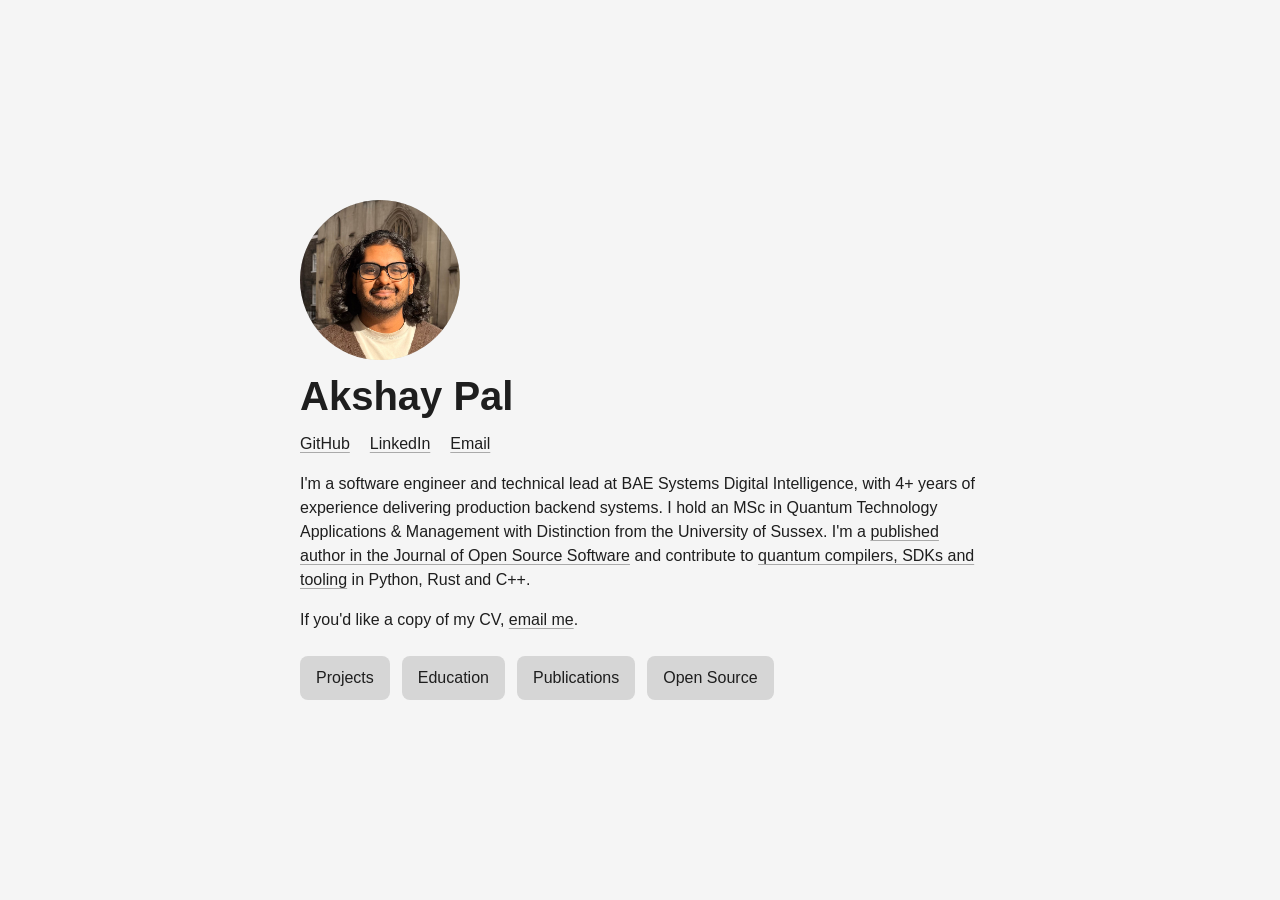
<file: index.html>
<!doctype html>
<html lang="en">

<head>
    <meta charset="utf-8">
    <meta name="viewport" content="width=device-width, initial-scale=1">
    <title>Akshay Pal</title>
    <meta name="description" content="Akshay Pal — software engineer and technical lead, quantum MSc graduate with Distinction, JOSS author and open-source contributor.">
    <link rel="stylesheet" href="styles.css">
    <script src="legacy-navigation.js" defer></script>
</head>

<body>
    <main class="home">
        <header class="home-header">
            <div class="profile-photo">
                <img src="assets/akshay-pal.jpeg" alt="Akshay Pal" width="1536" height="2048">
            </div>
            <h1>Akshay Pal</h1>

            <nav class="profile-links" aria-label="Profile links">
                <a href="https://github.com/akshaysoftware" target="_blank" rel="noopener">GitHub</a>
                <a href="https://www.linkedin.com/in/akshay-pal-4aa102183/" target="_blank" rel="noopener">LinkedIn</a>
                <a href="mailto:akshay.anu@gmail.com">Email</a>
            </nav>

            <p class="cv-note">
                I'm a software engineer and technical lead at BAE Systems Digital Intelligence, with 4+ years
                of experience delivering production backend systems. I hold an MSc in Quantum Technology Applications
                &amp; Management with Distinction from the University of Sussex. I'm a
                <a href="publications.html">published author in the Journal of Open Source Software</a>
                and contribute to <a href="quantum-oss.html">quantum compilers, SDKs and tooling</a>
                in Python, Rust and C++.
            </p>

            <p class="cv-note">
                If you'd like a copy of my CV, <a href="mailto:akshay.anu@gmail.com">email me</a>.
            </p>
        </header>

        <nav class="section-buttons" aria-label="Sections">
            <a href="projects.html">Projects</a>
            <a href="education.html">Education</a>
            <a href="publications.html">Publications</a>
            <a href="quantum-oss.html">Open Source</a>
        </nav>
    </main>
</body>

</html>
</file>
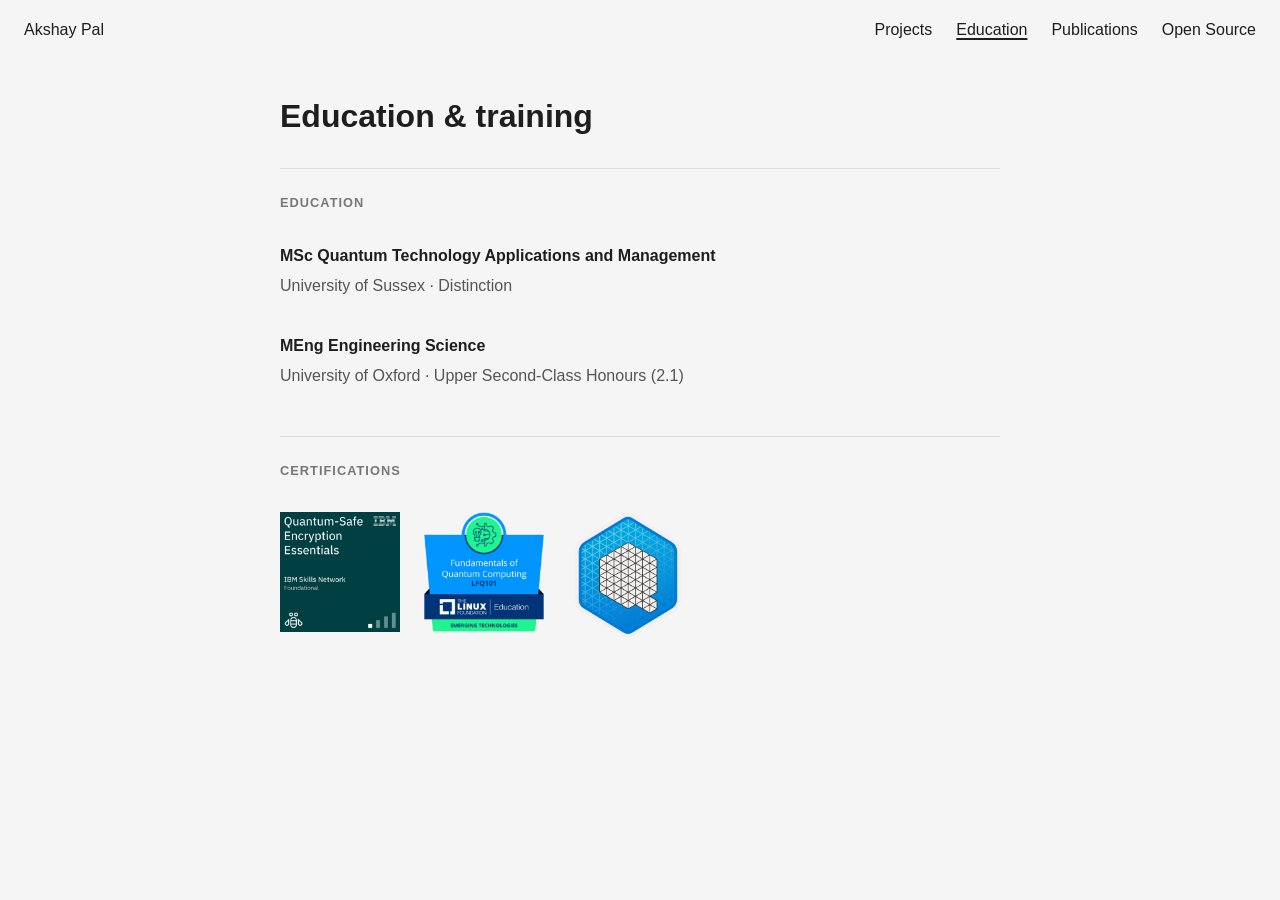
<file: education.html>
<!doctype html>
<html lang="en">

<head>
    <meta charset="utf-8">
    <meta name="viewport" content="width=device-width, initial-scale=1">
    <title>Education &amp; training — Akshay Pal</title>
    <meta name="description" content="Education &amp; training by Akshay Pal.">
    <link rel="stylesheet" href="styles.css">
</head>

<body>
    <header class="site-header">
        <a class="home-link" href="index.html" aria-label="Akshay Pal — home">Akshay Pal</a>

        <nav class="page-nav" aria-label="Sections">
            <a href="projects.html">Projects</a>
            <a href="education.html" aria-current="page">Education</a>
            <a href="publications.html">Publications</a>
            <a href="quantum-oss.html">Open Source</a>
        </nav>
    </header>

    <main>
        <header class="page-header">
            <h1>Education &amp; training</h1>
        </header>

        <section aria-labelledby="education-heading">
            <h2 id="education-heading">Education</h2>

            <article>
                <h3>MSc Quantum Technology Applications and Management</h3>
                <p>University of Sussex &middot; Distinction</p>
            </article>

            <article>
                <h3>MEng Engineering Science</h3>
                <p>University of Oxford &middot; Upper Second-Class Honours (2.1)</p>
            </article>
        </section>

        <section aria-labelledby="certifications-heading">
            <h2 id="certifications-heading">Certifications</h2>

            <ul class="credential-badges" role="list">
                <li>
                    <a href="https://www.credly.com/badges/38c3ec8c-734f-4260-9e45-064e26b77e6d/public_url" target="_blank" rel="noopener">
                        <img src="assets/badges/ibm-quantum-safe.webp" width="384" height="384"
                            alt="Quantum-Safe Encryption Essentials — IBM">
                    </a>
                </li>
                <li>
                    <a href="https://www.credly.com/badges/ec0a1e84-a243-4007-a065-0dcb7dc62eb7/public_url" target="_blank" rel="noopener">
                        <img src="assets/badges/linux-foundation-lfq101.webp" width="384" height="384"
                            alt="Fundamentals of Quantum Computing (LFQ101) — The Linux Foundation">
                    </a>
                </li>
                <li>
                    <a href="https://learn.microsoft.com/en-us/users/akshaypal-7403/achievements/watmr35n" target="_blank" rel="noopener">
                        <img src="assets/badges/azure-quantum.png" width="181" height="191"
                            alt="Get Started with Azure Quantum — Microsoft">
                    </a>
                </li>
            </ul>
        </section>
    </main>
</body>

</html>
</file>
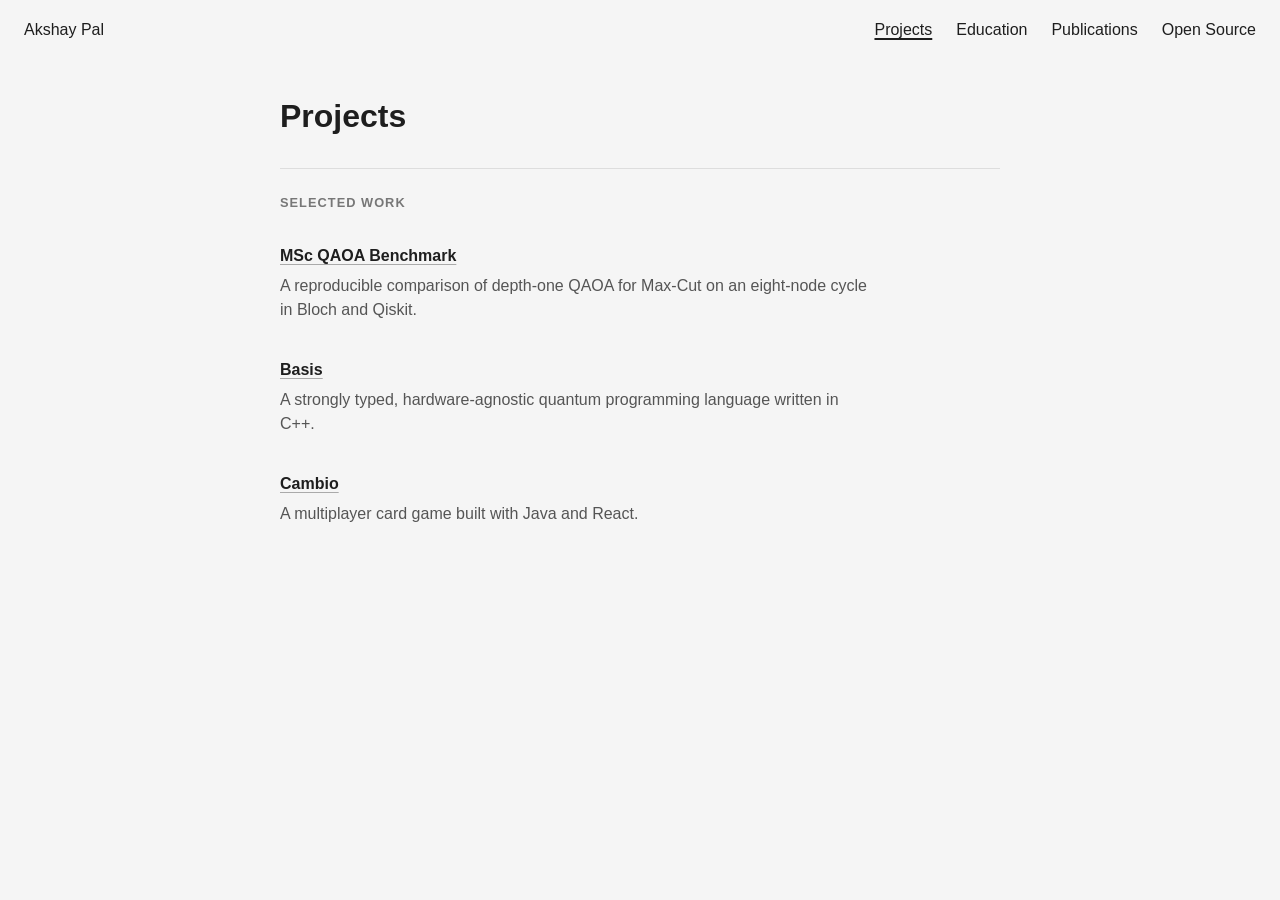
<file: projects.html>
<!doctype html>
<html lang="en">

<head>
    <meta charset="utf-8">
    <meta name="viewport" content="width=device-width, initial-scale=1">
    <title>Projects — Akshay Pal</title>
    <meta name="description" content="Quantum algorithms, programming languages and software projects by Akshay Pal, including an MSc QAOA benchmark and Basis.">
    <link rel="stylesheet" href="styles.css">
</head>

<body>
    <header class="site-header">
        <a class="home-link" href="index.html" aria-label="Akshay Pal — home">Akshay Pal</a>

        <nav class="page-nav" aria-label="Sections">
            <a href="projects.html" aria-current="page">Projects</a>
            <a href="education.html">Education</a>
            <a href="publications.html">Publications</a>
            <a href="quantum-oss.html">Open Source</a>
        </nav>
    </header>

    <main>
        <header class="page-header">
            <h1>Projects</h1>
        </header>

        <section aria-labelledby="work-heading">
            <h2 id="work-heading">Selected work</h2>

            <article>
                <h3><a href="https://github.com/akshaysoftware/qtam-msc-project" target="_blank" rel="noopener">MSc QAOA Benchmark</a></h3>
                <p>A reproducible comparison of depth-one QAOA for Max-Cut on an eight-node cycle in Bloch and Qiskit.</p>
            </article>

            <article>
                <h3><a href="https://github.com/akshaysoftware/basis" target="_blank" rel="noopener">Basis</a></h3>
                <p>A strongly typed, hardware-agnostic quantum programming language written in C++.</p>
            </article>

            <article>
                <h3><a href="https://github.com/akshaysoftware/cambio" target="_blank" rel="noopener">Cambio</a></h3>
                <p>A multiplayer card game built with Java and React.</p>
            </article>
        </section>
    </main>
</body>

</html>
</file>
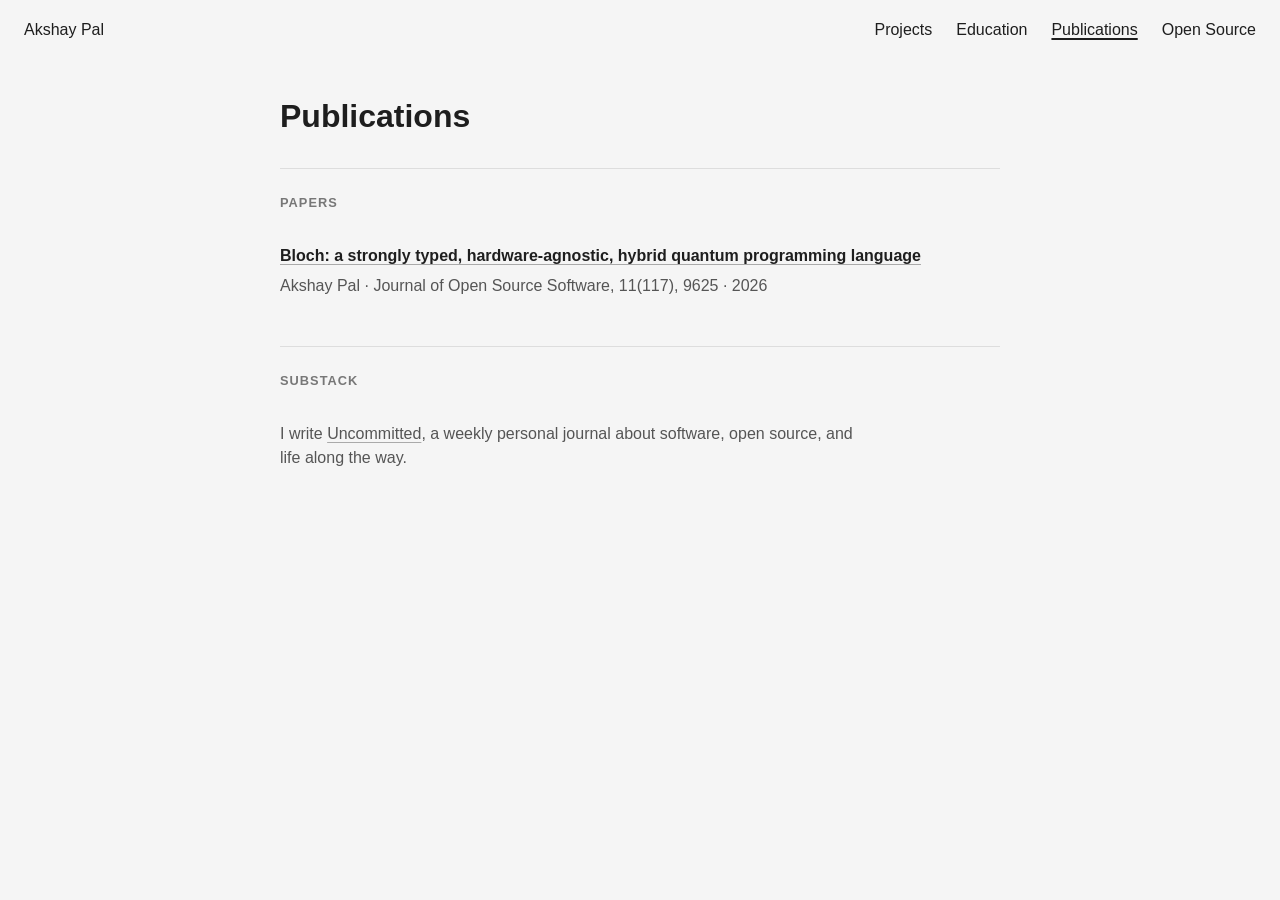
<file: publications.html>
<!doctype html>
<html lang="en">

<head>
    <meta charset="utf-8">
    <meta name="viewport" content="width=device-width, initial-scale=1">
    <title>Publications — Akshay Pal</title>
    <meta name="description" content="Publications by Akshay Pal.">
    <link rel="stylesheet" href="styles.css">
</head>

<body>
    <header class="site-header">
        <a class="home-link" href="index.html" aria-label="Akshay Pal — home">Akshay Pal</a>

        <nav class="page-nav" aria-label="Sections">
            <a href="projects.html">Projects</a>
            <a href="education.html">Education</a>
            <a href="publications.html" aria-current="page">Publications</a>
            <a href="quantum-oss.html">Open Source</a>
        </nav>
    </header>

    <main>
        <header class="page-header">
            <h1>Publications</h1>
        </header>

        <section aria-labelledby="papers-heading">
            <h2 id="papers-heading">Papers</h2>

            <article>
                <h3><a href="https://doi.org/10.21105/joss.09625" target="_blank" rel="noopener">Bloch: a strongly typed, hardware-agnostic, hybrid quantum programming language</a></h3>
                <p>Akshay Pal &middot; Journal of Open Source Software, 11(117), 9625 &middot; <time datetime="2026-01-29">2026</time></p>
            </article>
        </section>

        <section aria-labelledby="substack-heading">
            <h2 id="substack-heading">Substack</h2>
            <p class="section-description">
                I write <a href="https://akshayuncommitted.substack.com/" target="_blank" rel="noopener">Uncommitted</a>,
                a weekly personal journal about software, open source, and life along the way.
            </p>
        </section>
    </main>
</body>

</html>
</file>
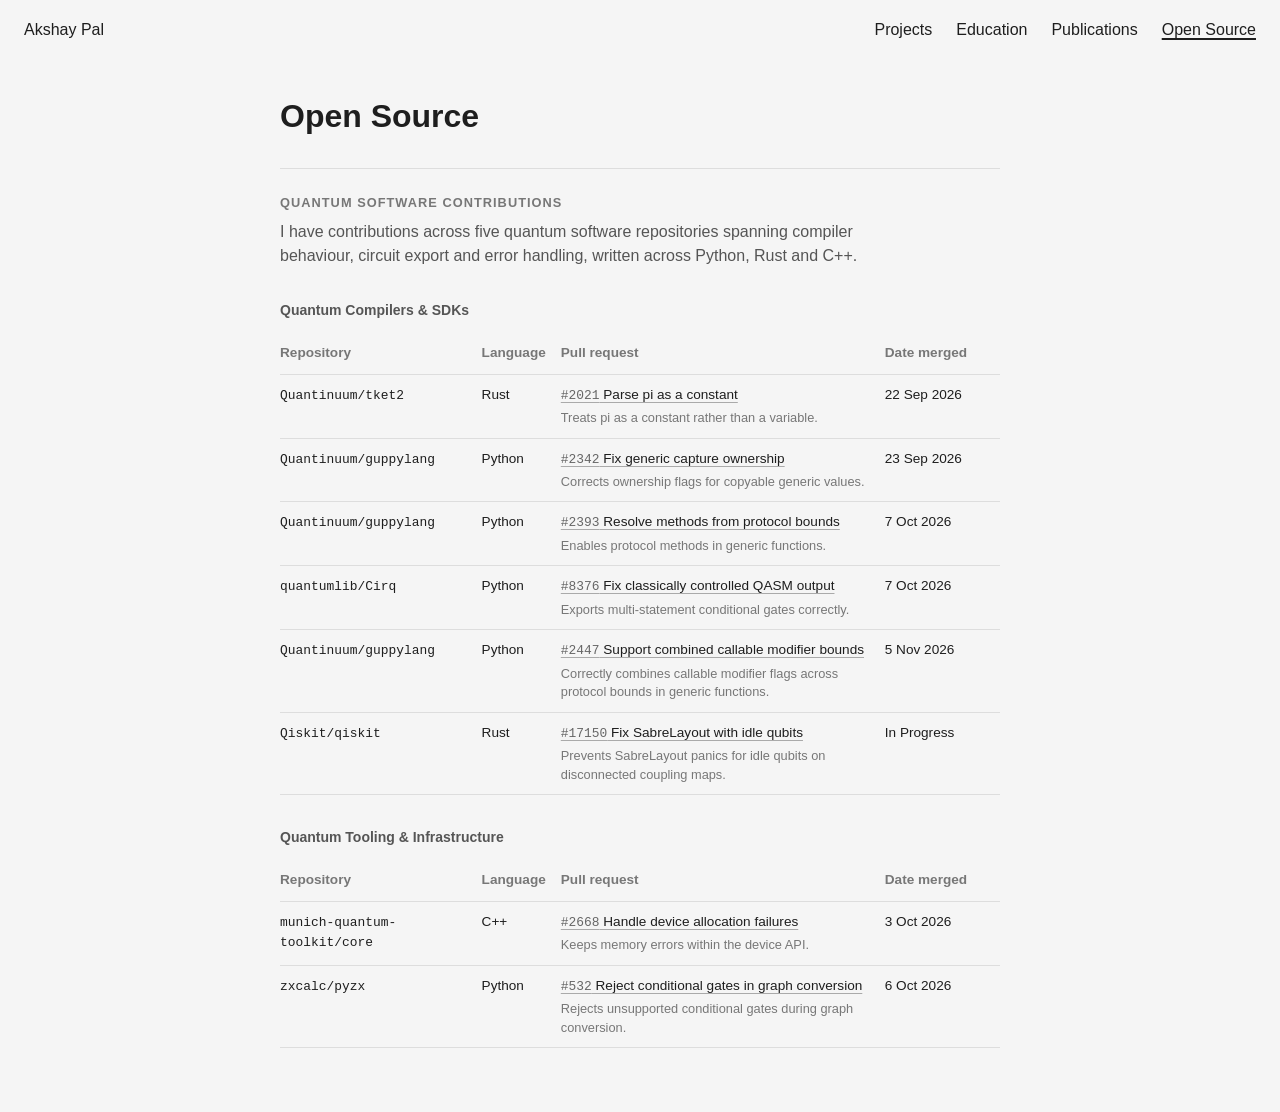
<file: quantum-oss.html>
<!doctype html>
<html lang="en">

<head>
    <meta charset="utf-8">
    <meta name="viewport" content="width=device-width, initial-scale=1">
    <title>Open Source — Akshay Pal</title>
    <meta name="description" content="Merged contributions by Akshay Pal to quantum compilers, SDKs and tooling in Python, Rust and C++.">
    <link rel="stylesheet" href="styles.css">
</head>

<body>
    <header class="site-header">
        <a class="home-link" href="index.html" aria-label="Akshay Pal — home">Akshay Pal</a>

        <nav class="page-nav" aria-label="Sections">
            <a href="projects.html">Projects</a>
            <a href="education.html">Education</a>
            <a href="publications.html">Publications</a>
            <a href="quantum-oss.html" aria-current="page">Open Source</a>
        </nav>
    </header>

    <main>
        <header class="page-header">
            <h1>Open Source</h1>
        </header>

        <section aria-labelledby="oss-heading">
            <h2 id="oss-heading">Quantum software contributions</h2>
            <p class="section-description oss-intro">
                I have contributions across five quantum software repositories spanning compiler behaviour, circuit export and error handling, written across Python, Rust and C++.
            </p>

            <div class="oss-group">
                <h3>Quantum Compilers &amp; SDKs</h3>
                <div class="table-scroll" role="region" aria-label="Quantum compilers and SDK contributions" tabindex="0">
                    <table class="contributions-table">
                        <colgroup>
                            <col class="repository-column">
                            <col class="language-column">
                            <col class="pull-request-column">
                            <col class="merged-column">
                        </colgroup>
                        <thead>
                            <tr>
                                <th scope="col">Repository</th>
                                <th scope="col">Language</th>
                                <th scope="col">Pull request</th>
                                <th scope="col">Date merged</th>
                            </tr>
                        </thead>
                        <tbody>
                            <tr>
                                <td><code>Quantinuum/tket2</code></td>
                                <td>Rust</td>
                                <td>
                                    <a href="https://github.com/Quantinuum/tket2/pull/2021" target="_blank" rel="noopener"><span class="pr-number">#2021</span> Parse pi as a constant</a>
                                    <p class="contribution-description">Treats pi as a constant rather than a variable.</p>
                                </td>
                                <td><time datetime="2026-09-22">22 Sep 2026</time></td>
                            </tr>
                            <tr>
                                <td><code>Quantinuum/guppylang</code></td>
                                <td>Python</td>
                                <td>
                                    <a href="https://github.com/Quantinuum/guppylang/pull/2342" target="_blank" rel="noopener"><span class="pr-number">#2342</span> Fix generic capture ownership</a>
                                    <p class="contribution-description">Corrects ownership flags for copyable generic values.</p>
                                </td>
                                <td><time datetime="2026-09-23">23 Sep 2026</time></td>
                            </tr>
                            <tr>
                                <td><code>Quantinuum/guppylang</code></td>
                                <td>Python</td>
                                <td>
                                    <a href="https://github.com/Quantinuum/guppylang/pull/2393" target="_blank" rel="noopener"><span class="pr-number">#2393</span> Resolve methods from protocol bounds</a>
                                    <p class="contribution-description">Enables protocol methods in generic functions.</p>
                                </td>
                                <td><time datetime="2026-10-07">7 Oct 2026</time></td>
                            </tr>
                            <tr>
                                <td><code>quantumlib/Cirq</code></td>
                                <td>Python</td>
                                <td>
                                    <a href="https://github.com/quantumlib/Cirq/pull/8376" target="_blank" rel="noopener"><span class="pr-number">#8376</span> Fix classically controlled QASM output</a>
                                    <p class="contribution-description">Exports multi-statement conditional gates correctly.</p>
                                </td>
                                <td><time datetime="2026-10-07">7 Oct 2026</time></td>
                            </tr>
                            <tr>
                                <td><code>Quantinuum/guppylang</code></td>
                                <td>Python</td>
                                <td>
                                    <a href="https://github.com/Quantinuum/guppylang/pull/2447" target="_blank" rel="noopener"><span class="pr-number">#2447</span> Support combined callable modifier bounds</a>
                                    <p class="contribution-description">Correctly combines callable modifier flags across protocol bounds in generic functions.</p>
                                </td>
                                <td><time datetime="2026-11-05">5 Nov 2026</time></td>
                            </tr>
                            <tr>
                                <td><code>Qiskit/qiskit</code></td>
                                <td>Rust</td>
                                <td>
                                    <a href="https://github.com/Qiskit/qiskit/pull/17150" target="_blank" rel="noopener"><span class="pr-number">#17150</span> Fix SabreLayout with idle qubits</a>
                                    <p class="contribution-description">Prevents SabreLayout panics for idle qubits on disconnected coupling maps.</p>
                                </td>
                                <td>In Progress</td>
                            </tr>                                
                        </tbody>
                    </table>
                </div>
            </div>

            <div class="oss-group">
                <h3>Quantum Tooling &amp; Infrastructure</h3>
                <div class="table-scroll" role="region" aria-label="Quantum tooling and infrastructure contributions" tabindex="0">
                    <table class="contributions-table">
                        <colgroup>
                            <col class="repository-column">
                            <col class="language-column">
                            <col class="pull-request-column">
                            <col class="merged-column">
                        </colgroup>
                        <thead>
                            <tr>
                                <th scope="col">Repository</th>
                                <th scope="col">Language</th>
                                <th scope="col">Pull request</th>
                                <th scope="col">Date merged</th>
                            </tr>
                        </thead>
                        <tbody>
                            <tr>
                                <td><code>munich-quantum-toolkit/core</code></td>
                                <td>C++</td>
                                <td>
                                    <a href="https://github.com/munich-quantum-toolkit/core/pull/2668" target="_blank" rel="noopener"><span class="pr-number">#2668</span> Handle device allocation failures</a>
                                    <p class="contribution-description">Keeps memory errors within the device API.</p>
                                </td>
                                <td><time datetime="2026-10-03">3 Oct 2026</time></td>
                            </tr>
                            <tr>
                                <td><code>zxcalc/pyzx</code></td>
                                <td>Python</td>
                                <td>
                                    <a href="https://github.com/zxcalc/pyzx/pull/532" target="_blank" rel="noopener"><span class="pr-number">#532</span> Reject conditional gates in graph conversion</a>
                                    <p class="contribution-description">Rejects unsupported conditional gates during graph conversion.</p>
                                </td>
                                <td><time datetime="2026-10-06">6 Oct 2026</time></td>
                            </tr>
                        </tbody>
                    </table>
                </div>
            </div>
        </section>


    </main>
</body>

</html>
</file>
<file: styles.css>
:root {
  color-scheme: light;
  font-family: -apple-system, BlinkMacSystemFont, "Segoe UI", Roboto, Oxygen, Ubuntu, Cantarell, "Open Sans", "Helvetica Neue", sans-serif;
  color: #1e1e1e;
  background: #f5f5f5;
}

* {
  box-sizing: border-box;
}

body {
  margin: 0;
  font-size: 16px;
  line-height: 1.5;
}

main {
  width: min(100% - 48px, 720px);
  margin: 0 auto;
  padding: 36px 0 64px;
}

h1, h2, h3, h4, p {
  margin-top: 0;
}

h1 {
  margin-bottom: 20px;
  font-size: 2rem;
  font-weight: 700;
  line-height: 1.25;
}

a {
  color: inherit;
  text-decoration-color: #aaa;
  text-underline-offset: 3px;
}

a:hover {
  text-decoration-color: #1e1e1e;
}

a:focus-visible,
.table-scroll:focus-visible {
  outline: 2px solid #1e1e1e;
  outline-offset: 4px;
}

nav {
  display: flex;
  flex-wrap: wrap;
  gap: 12px 20px;
}

.home {
  width: min(100% - 48px, 680px);
  min-height: 100svh;
  padding: 64px 0;
  display: flex;
  flex-direction: column;
  justify-content: center;
  gap: 24px;
}

.home-header h1 {
  margin-bottom: 12px;
  font-size: 2.5rem;
  line-height: 1.2;
}

.profile-photo {
  position: relative;
  width: 160px;
  height: 160px;
  margin-bottom: 12px;
  border-radius: 50%;
  overflow: hidden;
  background: #d6d6d6;
}

.profile-photo img {
  /* Frame a 600px square at (480, 520) in the original 1536 × 2048 photo. */
  position: absolute;
  display: block;
  width: 256%;
  max-width: none;
  height: auto;
  left: -80%;
  top: -86.6667%;
}

.cv-note {
  margin: 16px 0 0;
}

.section-buttons {
  display: flex;
  gap: 12px;
}

.section-buttons a {
  display: flex;
  align-items: center;
  justify-content: center;
  min-height: 44px;
  padding: 10px 16px;
  border-radius: 8px;
  background: #d6d6d6;
  text-align: center;
  text-decoration: none;
}

.section-buttons a:hover {
  background: #cbd1de;
}

.site-header {
  display: flex;
  flex-wrap: wrap;
  align-items: center;
  justify-content: space-between;
  gap: 0 32px;
  padding: 0 24px;
  min-height: 60px;
}

.page-header {
  margin-bottom: 32px;
}

.page-header h1 {
  margin-bottom: 0;
}

.home-link {
  display: inline-flex;
  align-items: center;
  min-height: 60px;
  text-decoration: none;
}

.home-link:hover {
  text-decoration: underline;
}

.page-nav {
  max-width: 100%;
  margin-left: auto;
  justify-content: flex-end;
  gap: 0 24px;
}

.page-nav a {
  display: inline-flex;
  align-items: center;
  min-height: 44px;
  text-decoration: none;
}

.page-nav a:hover {
  text-decoration: underline;
}

.page-nav [aria-current="page"] {
  text-decoration: underline;
  text-decoration-thickness: 2px;
}

section {
  border-top: 1px solid #ddd;
  padding-top: 24px;
}

section + section {
  margin-top: 48px;
}

h2 {
  margin-bottom: 32px;
  font-size: 0.8rem;
  font-weight: 600;
  letter-spacing: 0.08em;
  text-transform: uppercase;
  color: #777;
}

article {
  margin-bottom: 36px;
}

article:last-child {
  margin-bottom: 0;
}

h3, h4 {
  margin-bottom: 6px;
  font-size: 1rem;
  font-weight: 600;
}

#oss-heading {
  margin-bottom: 8px;
}

.oss-group + .oss-group {
  margin-top: 32px;
}

.oss-group h3 {
  margin-bottom: 12px;
  color: #555;
  font-size: 0.875rem;
}

.contribution-description {
  margin: 4px 0 0;
  color: #777;
  font-size: 0.8rem;
  line-height: 1.45;
}

article p,
.section-description {
  max-width: 590px;
  margin-bottom: 0;
  color: #555;
}

article p + p {
  margin-top: 12px;
}

.oss-intro {
  margin-bottom: 32px;
}

.table-scroll {
  max-width: 100%;
  overflow-x: auto;
}

.contributions-table {
  table-layout: fixed;
  width: 100%;
  border-collapse: collapse;
  font-size: 0.85rem;
  line-height: 1.5;
}

.contributions-table th,
.contributions-table td {
  padding: 10px 12px 10px 0;
  border-bottom: 1px solid #ddd;
  text-align: left;
  vertical-align: top;
}

.contributions-table th {
  color: #777;
  font-weight: 600;
}

.contributions-table td:first-child {
  overflow-wrap: anywhere;
}

.contributions-table td:last-child {
  white-space: nowrap;
}

.contributions-table th:last-child,
.contributions-table td:last-child {
  padding-right: 0;
}

@media (max-width: 520px) {
  main {
    padding-top: 32px;
  }

  .home {
    padding: 48px 0;
  }

  .site-header {
    padding-bottom: 8px;
  }

  .page-nav {
    gap: 0 20px;
  }

  .contributions-table {
    min-width: 640px;
  }
}

/* Shared column widths keep both contribution tables aligned. */
.repository-column { width: 28%; }
.language-column { width: 11%; }
.pull-request-column { width: 45%; }
.merged-column { width: 16%; }

.contributions-table code,
.pr-number {
  font-family: ui-monospace, SFMono-Regular, Menlo, Consolas, monospace;
  font-size: 0.95em;
}

.pr-number {
  color: #666;
  white-space: nowrap;
}

.credential-badges {
  display: grid;
  grid-template-columns: repeat(3, minmax(0, 1fr));
  gap: clamp(12px, 3vw, 24px);
  width: min(100%, 408px);
  list-style: none;
  padding: 0;
  margin: 0;
}

.credential-badges a {
  display: grid;
  place-items: center;
  aspect-ratio: 1;
}

.credential-badges img {
  display: block;
  width: 100%;
  height: 100%;
  object-fit: contain;
}

@media (prefers-reduced-motion: no-preference) {
  .credential-badges img {
    transition: transform 160ms ease;
  }

  .credential-badges a:focus-visible img {
    transform: scale(1.06);
  }
}

@media (hover: hover) and (prefers-reduced-motion: no-preference) {
  .credential-badges a:hover img {
    transform: scale(1.06);
  }
}
</file>
